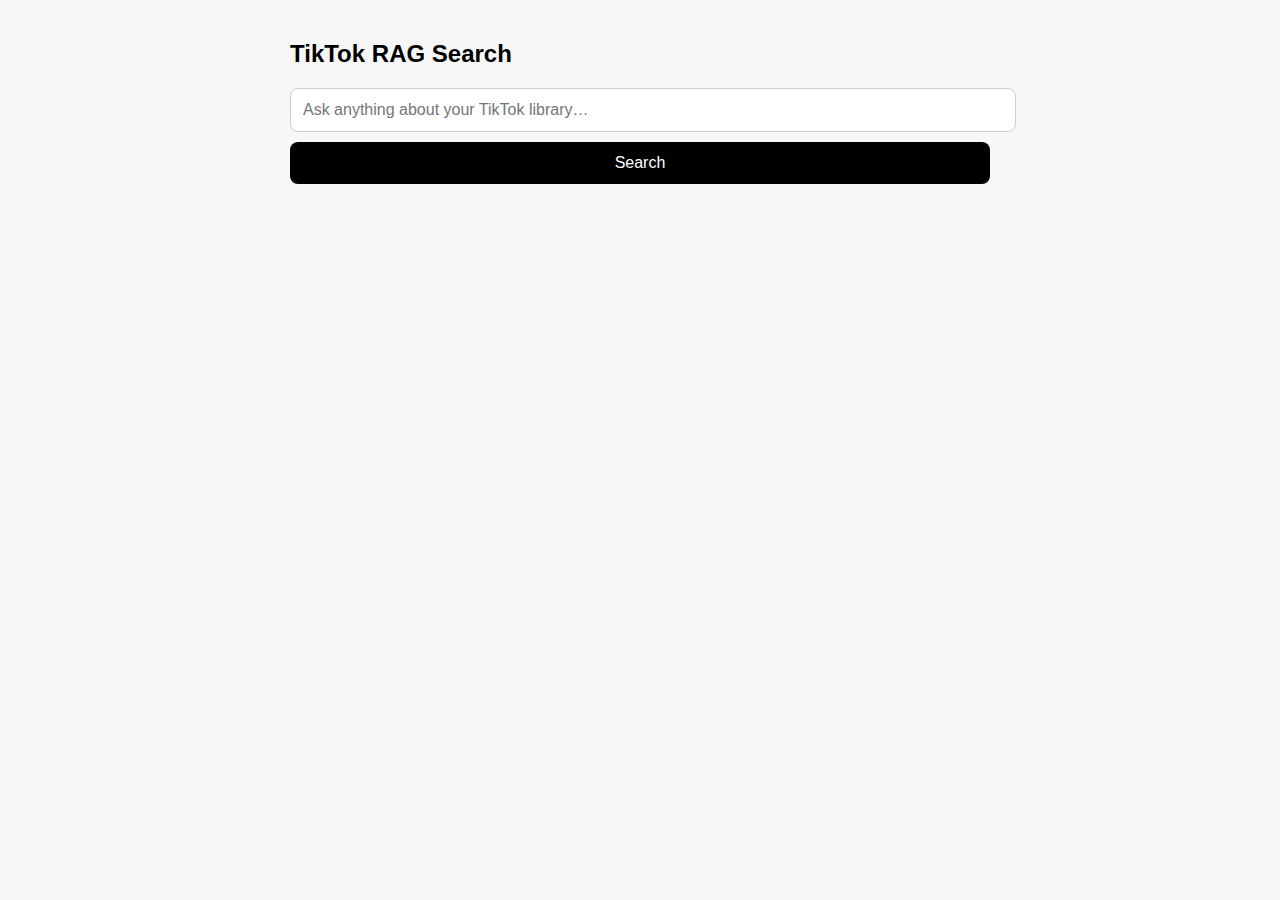
<file: index.html>
<!DOCTYPE html>
<html lang="en">
<head>
    <meta charset="UTF-8" />
    <meta name="viewport" content="width=device-width, initial-scale=1.0" />
    <title>TikTok RAG Search</title>
    <style>
        body {
            font-family: Arial, sans-serif;
            background: #f7f7f7;
            margin: 0;
            padding: 20px;
        }
        .container {
            max-width: 700px;
            margin: auto;
        }
        input {
            width: 100%;
            padding: 12px;
            font-size: 16px;
            border-radius: 8px;
            border: 1px solid #ccc;
            margin-bottom: 10px;
        }
        button {
            padding: 12px 20px;
            font-size: 16px;
            width: 100%;
            border: none;
            background: black;
            color: white;
            border-radius: 8px;
            cursor: pointer;
        }
        button:hover {
            opacity: 0.9;
        }
        .results {
            margin-top: 20px;
            background: white;
            padding: 20px;
            border-radius: 12px;
        }
    </style>
</head>
<body>
<div class="container">
    <h2>TikTok RAG Search</h2>
    <input id="query" placeholder="Ask anything about your TikTok library…" />

    <button onclick="runSearch()">Search</button>

    <div id="output"></div>
</div>

<script>
async function runSearch() {
    const q = document.getElementById("query").value;
    const output = document.getElementById("output");

    if (!q.trim()) return;

    output.innerHTML = "<p>Searching…</p>";

    const API = window.env?.NEXT_PUBLIC_RAG_API_URL ||
                (typeof process !== "undefined" ? process.env.NEXT_PUBLIC_RAG_API_URL : null);

    const endpoint = API || "http://127.0.0.1:8000";

    const res = await fetch(`${endpoint}/search`, {
        method: "POST",
        headers: { "Content-Type": "application/json" },
        body: JSON.stringify({ query: q })
    });

    const data = await res.json();

    output.innerHTML = `
        <div class="results">
            <h3>Answer</h3>
            <p>${data.answer}</p>
            <hr />
            <h3>Matching Chunks</h3>
            <pre>${JSON.stringify(data.matches, null, 2)}</pre>
        </div>
    `;
}
</script>
</body>
</html>
</file>
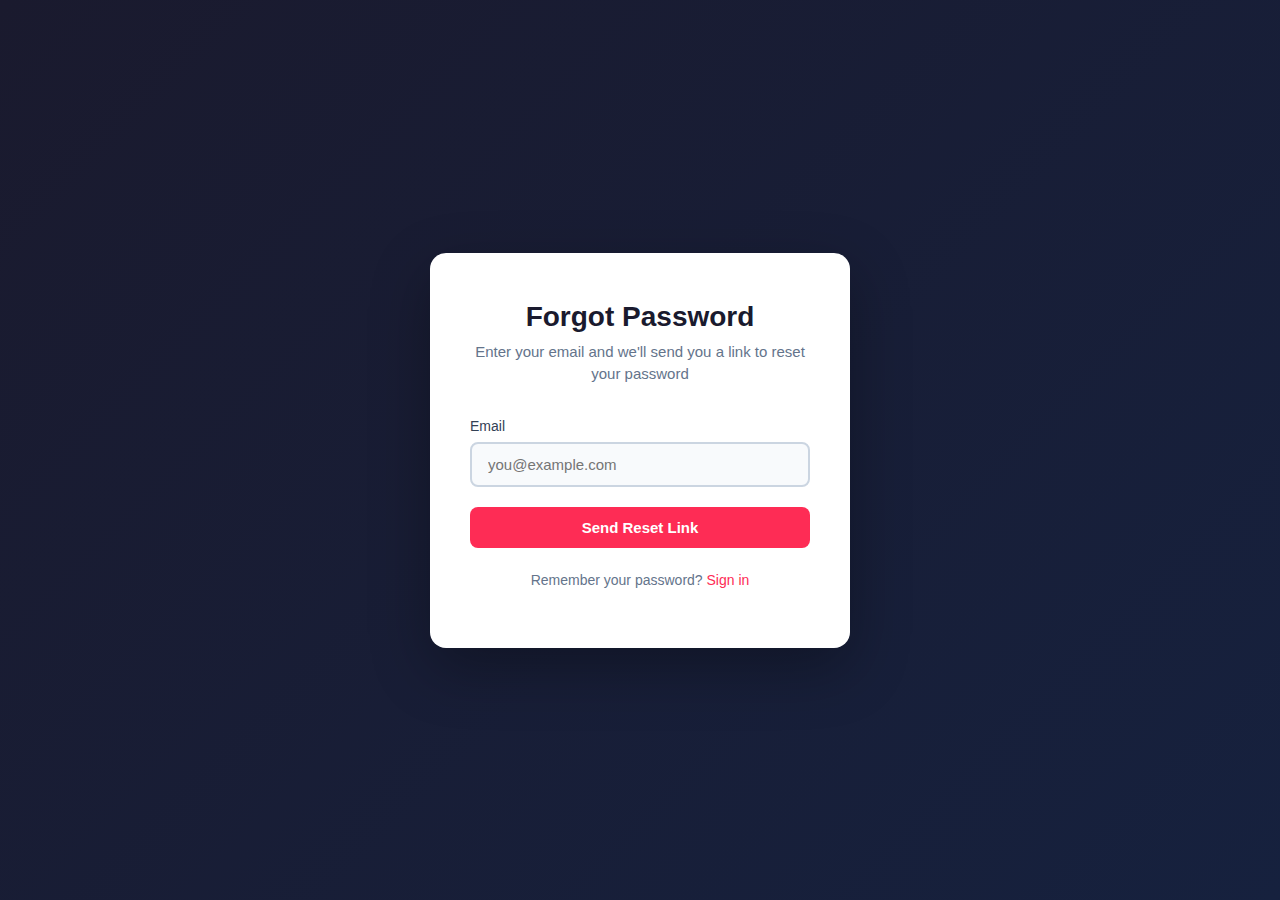
<file: static/forgot-password.html>
<!DOCTYPE html>
<html lang="en">
<head>
    <meta charset="UTF-8">
    <meta name="viewport" content="width=device-width, initial-scale=1.0">
    <title>Forgot Password - Video RAG Search</title>
    <style>
        :root {
            --primary-color: #fe2c55;
            --bg-color: #f8f9fa;
            --card-bg: #ffffff;
            --text-color: #333333;
        }

        * {
            margin: 0;
            padding: 0;
            box-sizing: border-box;
        }

        body {
            background: linear-gradient(135deg, #1a1a2e 0%, #16213e 100%);
            font-family: -apple-system, BlinkMacSystemFont, 'Segoe UI', Roboto, 'Helvetica Neue', Arial, sans-serif;
            min-height: 100vh;
            display: flex;
            align-items: center;
            justify-content: center;
            padding: 2rem;
        }

        .auth-container {
            width: 100%;
            max-width: 420px;
        }

        .auth-card {
            background: #ffffff;
            border-radius: 16px;
            padding: 48px 40px;
            box-shadow: 0 20px 60px rgba(0, 0, 0, 0.3);
        }

        .auth-header {
            text-align: center;
            margin-bottom: 32px;
        }

        .auth-header h1 {
            font-size: 28px;
            font-weight: 700;
            color: #1a1a2e;
            margin-bottom: 8px;
        }

        .auth-header p {
            font-size: 15px;
            color: #64748b;
            line-height: 1.5;
        }

        .form-group {
            margin-bottom: 20px;
        }

        label {
            display: block;
            color: #334155;
            font-weight: 500;
            font-size: 14px;
            margin-bottom: 8px;
        }

        input {
            width: 100%;
            background-color: #f8fafc;
            color: #1a1a2e;
            border: 2px solid #cbd5e1;
            border-radius: 8px;
            padding: 12px 16px;
            font-size: 15px;
            transition: all 0.2s;
            font-family: inherit;
        }

        input:focus {
            outline: none;
            border-color: var(--primary-color);
            background-color: #ffffff;
            box-shadow: 0 0 0 3px rgba(254, 44, 85, 0.1);
        }

        .btn-primary {
            width: 100%;
            background: var(--primary-color);
            color: #ffffff;
            font-weight: 600;
            border: none;
            border-radius: 8px;
            padding: 12px 24px;
            font-size: 15px;
            cursor: pointer;
            transition: all 0.2s;
            font-family: inherit;
        }

        .btn-primary:hover {
            opacity: 0.9;
            transform: translateY(-1px);
            box-shadow: 0 8px 20px rgba(254, 44, 85, 0.3);
        }

        .btn-primary:disabled {
            opacity: 0.6;
            cursor: not-allowed;
            transform: none;
        }

        .error-message {
            background-color: #fef2f2;
            color: #991b1b;
            border: 1px solid #fecaca;
            border-radius: 8px;
            padding: 12px;
            margin-bottom: 20px;
            font-size: 14px;
        }

        .success-message {
            background-color: #f0fdf4;
            color: #166534;
            border: 1px solid #bbf7d0;
            border-radius: 8px;
            padding: 12px;
            margin-bottom: 20px;
            font-size: 14px;
        }

        .info-message {
            background-color: #eff6ff;
            color: #1e40af;
            border: 1px solid #bfdbfe;
            border-radius: 8px;
            padding: 12px;
            margin-bottom: 20px;
            font-size: 14px;
        }

        .info-message a {
            color: #1e40af;
            font-weight: 600;
        }

        .loading {
            display: inline-block;
            width: 14px;
            height: 14px;
            border: 2px solid #ffffff;
            border-radius: 50%;
            border-top-color: transparent;
            animation: spin 0.6s linear infinite;
            margin-right: 8px;
            vertical-align: middle;
        }

        @keyframes spin {
            to { transform: rotate(360deg); }
        }

        .auth-footer {
            margin-top: 24px;
            text-align: center;
        }

        .auth-footer a {
            color: var(--primary-color);
            text-decoration: none;
            font-size: 14px;
            font-weight: 500;
        }

        .auth-footer a:hover {
            text-decoration: underline;
        }

        .auth-footer p {
            color: #64748b;
            margin-bottom: 12px;
            font-size: 14px;
        }
    </style>
</head>
<body>
    <div class="auth-container">
        <div class="auth-card">
            <div class="auth-header">
                <h1>Forgot Password</h1>
                <p>Enter your email and we'll send you a link to reset your password</p>
            </div>

            <div id="message-container"></div>

            <form id="forgot-form">
                <div class="form-group">
                    <label for="email">Email</label>
                    <input
                        type="email"
                        id="email"
                        name="email"
                        required
                        autocomplete="email"
                        placeholder="you@example.com"
                    >
                </div>

                <button type="submit" class="btn-primary" id="submit-btn">
                    Send Reset Link
                </button>
            </form>

            <div class="auth-footer">
                <p>Remember your password? <a href="/login.html">Sign in</a></p>
            </div>
        </div>
    </div>

    <script>
        document.addEventListener('DOMContentLoaded', () => {
            const form = document.getElementById('forgot-form');
            const submitBtn = document.getElementById('submit-btn');
            const messageContainer = document.getElementById('message-container');

            form.addEventListener('submit', async (e) => {
                e.preventDefault();
                messageContainer.innerHTML = '';

                const email = document.getElementById('email').value;

                submitBtn.disabled = true;
                submitBtn.innerHTML = '<span class="loading"></span>Sending...';

                try {
                    const response = await fetch('/api/auth/forgot-password', {
                        method: 'POST',
                        headers: { 'Content-Type': 'application/json' },
                        body: JSON.stringify({ email }),
                    });

                    const data = await response.json();

                    if (!response.ok) {
                        throw new Error(data.detail || 'Request failed');
                    }

                    // Show success message
                    let successHTML = `
                        <div class="success-message">
                            ${data.message}
                        </div>
                    `;

                    // If reset_url is returned (dev mode), show it
                    if (data.reset_url) {
                        successHTML += `
                            <div class="info-message">
                                <strong>Development Mode:</strong><br>
                                <a href="${data.reset_url}">Click here to reset your password</a>
                            </div>
                        `;
                    }

                    messageContainer.innerHTML = successHTML;
                    submitBtn.innerHTML = 'Sent!';

                } catch (error) {
                    messageContainer.innerHTML = `
                        <div class="error-message">
                            ${error.message}
                        </div>
                    `;
                    submitBtn.disabled = false;
                    submitBtn.innerHTML = 'Send Reset Link';
                }
            });
        });
    </script>
</body>
</html>
</file>
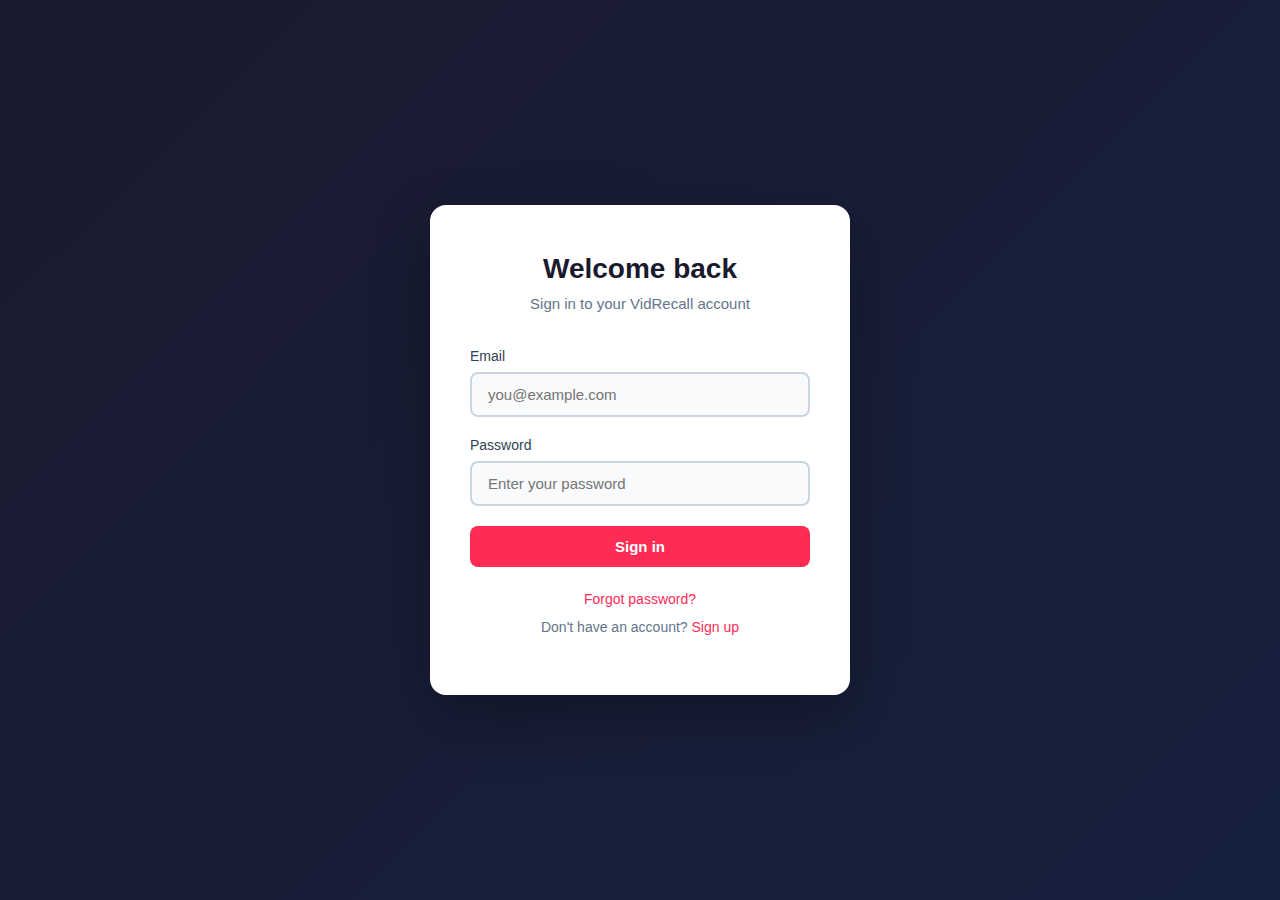
<file: static/login.html>
<!DOCTYPE html>
<html lang="en">

<head>
    <meta charset="UTF-8">
    <meta name="viewport" content="width=device-width, initial-scale=1.0">
    <title>Sign In - VidRecall</title>
    <style>
        :root {
            --primary-color: #fe2c55;
            --bg-color: #f8f9fa;
            --card-bg: #ffffff;
            --text-color: #333333;
        }

        * {
            margin: 0;
            padding: 0;
            box-sizing: border-box;
        }

        body {
            background: linear-gradient(135deg, #1a1a2e 0%, #16213e 100%);
            font-family: -apple-system, BlinkMacSystemFont, 'Segoe UI', Roboto, 'Helvetica Neue', Arial, sans-serif;
            min-height: 100vh;
            display: flex;
            align-items: center;
            justify-content: center;
            padding: 2rem;
        }

        .auth-container {
            width: 100%;
            max-width: 420px;
        }

        .auth-card {
            background: #ffffff;
            border-radius: 16px;
            padding: 48px 40px;
            box-shadow: 0 20px 60px rgba(0, 0, 0, 0.3);
        }

        .auth-header {
            text-align: center;
            margin-bottom: 32px;
        }

        .auth-header h1 {
            font-size: 28px;
            font-weight: 700;
            color: #1a1a2e;
            margin-bottom: 8px;
        }

        .auth-header p {
            font-size: 15px;
            color: #64748b;
            line-height: 1.5;
        }

        .form-group {
            margin-bottom: 20px;
        }

        label {
            display: block;
            color: #334155;
            font-weight: 500;
            font-size: 14px;
            margin-bottom: 8px;
        }

        input {
            width: 100%;
            background-color: #f8fafc;
            color: #1a1a2e;
            border: 2px solid #cbd5e1;
            border-radius: 8px;
            padding: 12px 16px;
            font-size: 15px;
            transition: all 0.2s;
            font-family: inherit;
        }

        input:focus {
            outline: none;
            border-color: var(--primary-color);
            background-color: #ffffff;
            box-shadow: 0 0 0 3px rgba(254, 44, 85, 0.1);
        }

        .btn-primary {
            width: 100%;
            background: var(--primary-color);
            color: #ffffff;
            font-weight: 600;
            border: none;
            border-radius: 8px;
            padding: 12px 24px;
            font-size: 15px;
            cursor: pointer;
            transition: all 0.2s;
            font-family: inherit;
        }

        .btn-primary:hover {
            opacity: 0.9;
            transform: translateY(-1px);
            box-shadow: 0 8px 20px rgba(254, 44, 85, 0.3);
        }

        .btn-primary:disabled {
            opacity: 0.6;
            cursor: not-allowed;
            transform: none;
        }

        .error-message {
            background-color: #fef2f2;
            color: #991b1b;
            border: 1px solid #fecaca;
            border-radius: 8px;
            padding: 12px;
            margin-bottom: 20px;
            font-size: 14px;
        }

        .success-message {
            background-color: #f0fdf4;
            color: #166534;
            border: 1px solid #bbf7d0;
            border-radius: 8px;
            padding: 12px;
            margin-bottom: 20px;
            font-size: 14px;
        }

        .loading {
            display: inline-block;
            width: 14px;
            height: 14px;
            border: 2px solid #ffffff;
            border-radius: 50%;
            border-top-color: transparent;
            animation: spin 0.6s linear infinite;
            margin-right: 8px;
            vertical-align: middle;
        }

        @keyframes spin {
            to {
                transform: rotate(360deg);
            }
        }

        .auth-footer {
            margin-top: 24px;
            text-align: center;
        }

        .auth-footer a {
            color: var(--primary-color);
            text-decoration: none;
            font-size: 14px;
            font-weight: 500;
        }

        .auth-footer a:hover {
            text-decoration: underline;
        }

        .auth-footer p {
            color: #64748b;
            margin-bottom: 12px;
            font-size: 14px;
        }
    </style>
</head>

<body>
    <div class="auth-container">
        <div class="auth-card">
            <div class="auth-header">
                <h1>Welcome back</h1>
                <p>Sign in to your VidRecall account</p>
            </div>

            <div id="error-container"></div>

            <form id="login-form">
                <div class="form-group">
                    <label for="email">Email</label>
                    <input type="email" id="email" name="email" required autocomplete="email"
                        placeholder="you@example.com">
                </div>

                <div class="form-group">
                    <label for="password">Password</label>
                    <input type="password" id="password" name="password" required autocomplete="current-password"
                        placeholder="Enter your password">
                </div>

                <button type="submit" class="btn-primary" id="submit-btn">
                    Sign in
                </button>
            </form>

            <div class="auth-footer">
                <p><a href="/forgot-password.html">Forgot password?</a></p>
                <p>Don't have an account? <a href="/signup.html">Sign up</a></p>
            </div>
        </div>
    </div>

    <script>
        document.addEventListener('DOMContentLoaded', () => {
            // Check for redirect parameter
            const urlParams = new URLSearchParams(window.location.search);
            const redirectTo = urlParams.get('redirect') || '/';

            // Check if already logged in
            const token = localStorage.getItem('auth_token');
            if (token) {
                window.location.href = redirectTo;
                return;
            }

            const form = document.getElementById('login-form');
            const submitBtn = document.getElementById('submit-btn');
            const errorContainer = document.getElementById('error-container');

            form.addEventListener('submit', async (e) => {
                e.preventDefault();
                errorContainer.innerHTML = '';

                const email = document.getElementById('email').value;
                const password = document.getElementById('password').value;

                submitBtn.disabled = true;
                submitBtn.innerHTML = '<span class="loading"></span>Signing in...';

                try {
                    const response = await fetch('/api/auth/login', {
                        method: 'POST',
                        headers: { 'Content-Type': 'application/json' },
                        body: JSON.stringify({ email, password }),
                    });

                    const data = await response.json();

                    if (!response.ok) {
                        throw new Error(data.detail || 'Login failed');
                    }

                    // Store the JWT token
                    localStorage.setItem('auth_token', data.access_token);

                    errorContainer.innerHTML = `
                        <div class="success-message">
                            Login successful! Redirecting...
                        </div>
                    `;

                    // Check for redirect parameter
                    const urlParams = new URLSearchParams(window.location.search);
                    const redirectTo = urlParams.get('redirect') || '/';

                    setTimeout(() => {
                        window.location.href = redirectTo;
                    }, 1000);

                } catch (error) {
                    errorContainer.innerHTML = `
                        <div class="error-message">
                            ${error.message}
                        </div>
                    `;
                    submitBtn.disabled = false;
                    submitBtn.innerHTML = 'Sign in';
                }
            });
        });
    </script>
</body>

</html>
</file>
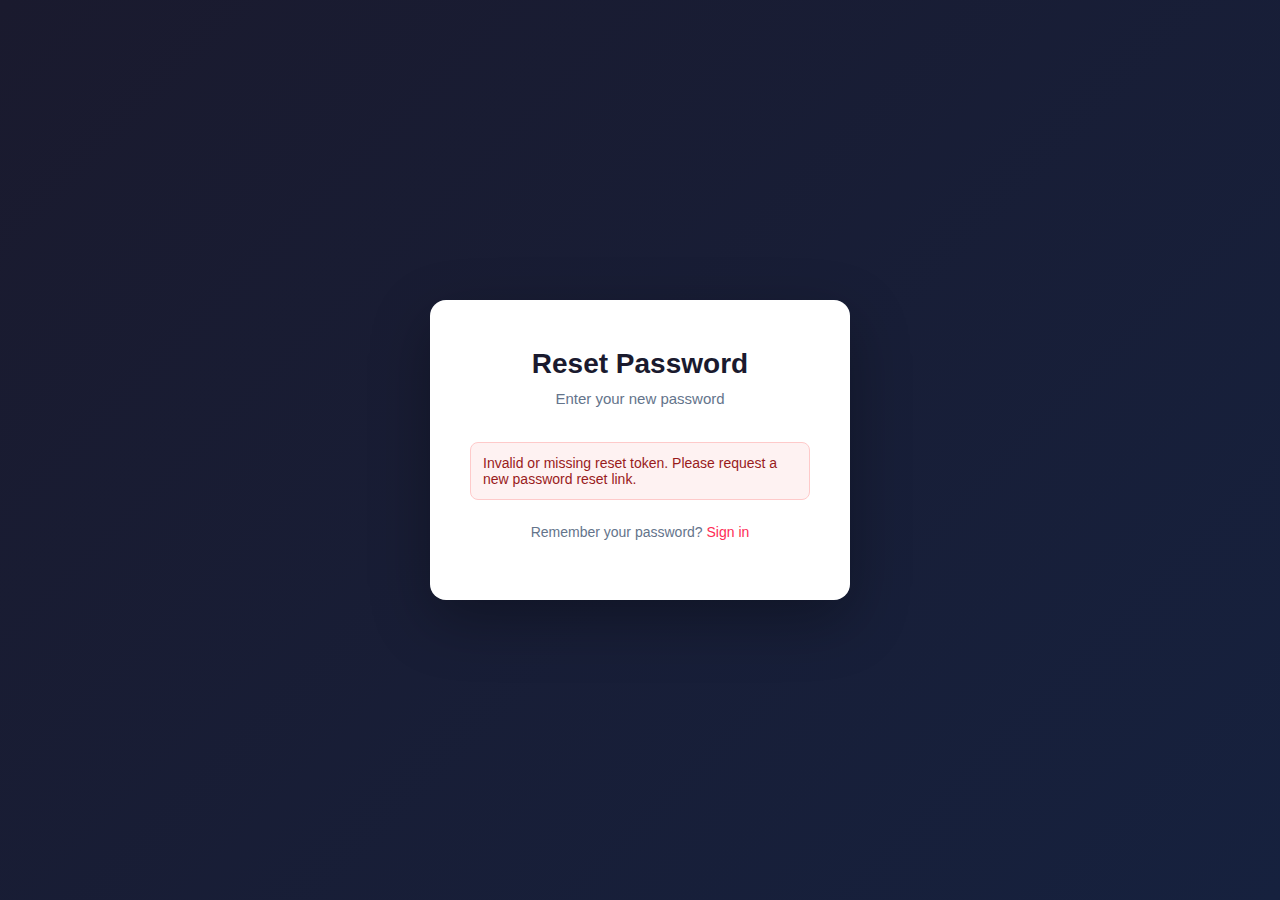
<file: static/reset-password.html>
<!DOCTYPE html>
<html lang="en">

<head>
    <meta charset="UTF-8">
    <meta name="viewport" content="width=device-width, initial-scale=1.0">
    <title>Reset Password - VidRecall</title>
    <style>
        :root {
            --primary-color: #fe2c55;
            --bg-color: #f8f9fa;
            --card-bg: #ffffff;
            --text-color: #333333;
        }

        * {
            margin: 0;
            padding: 0;
            box-sizing: border-box;
        }

        body {
            background: linear-gradient(135deg, #1a1a2e 0%, #16213e 100%);
            font-family: -apple-system, BlinkMacSystemFont, 'Segoe UI', Roboto, 'Helvetica Neue', Arial, sans-serif;
            min-height: 100vh;
            display: flex;
            align-items: center;
            justify-content: center;
            padding: 2rem;
        }

        .auth-container {
            width: 100%;
            max-width: 420px;
        }

        .auth-card {
            background: #ffffff;
            border-radius: 16px;
            padding: 48px 40px;
            box-shadow: 0 20px 60px rgba(0, 0, 0, 0.3);
        }

        .auth-header {
            text-align: center;
            margin-bottom: 32px;
        }

        .auth-header h1 {
            font-size: 28px;
            font-weight: 700;
            color: #1a1a2e;
            margin-bottom: 8px;
        }

        .auth-header p {
            font-size: 15px;
            color: #64748b;
            line-height: 1.5;
        }

        .form-group {
            margin-bottom: 20px;
        }

        label {
            display: block;
            color: #334155;
            font-weight: 500;
            font-size: 14px;
            margin-bottom: 8px;
        }

        input {
            width: 100%;
            background-color: #f8fafc;
            color: #1a1a2e;
            border: 2px solid #cbd5e1;
            border-radius: 8px;
            padding: 12px 16px;
            font-size: 15px;
            transition: all 0.2s;
            font-family: inherit;
        }

        input:focus {
            outline: none;
            border-color: var(--primary-color);
            background-color: #ffffff;
            box-shadow: 0 0 0 3px rgba(254, 44, 85, 0.1);
        }

        .btn-primary {
            width: 100%;
            background: var(--primary-color);
            color: #ffffff;
            font-weight: 600;
            border: none;
            border-radius: 8px;
            padding: 12px 24px;
            font-size: 15px;
            cursor: pointer;
            transition: all 0.2s;
            font-family: inherit;
        }

        .btn-primary:hover {
            opacity: 0.9;
            transform: translateY(-1px);
            box-shadow: 0 8px 20px rgba(254, 44, 85, 0.3);
        }

        .btn-primary:disabled {
            opacity: 0.6;
            cursor: not-allowed;
            transform: none;
        }

        .error-message {
            background-color: #fef2f2;
            color: #991b1b;
            border: 1px solid #fecaca;
            border-radius: 8px;
            padding: 12px;
            margin-bottom: 20px;
            font-size: 14px;
        }

        .success-message {
            background-color: #f0fdf4;
            color: #166534;
            border: 1px solid #bbf7d0;
            border-radius: 8px;
            padding: 12px;
            margin-bottom: 20px;
            font-size: 14px;
        }

        .loading {
            display: inline-block;
            width: 14px;
            height: 14px;
            border: 2px solid #ffffff;
            border-radius: 50%;
            border-top-color: transparent;
            animation: spin 0.6s linear infinite;
            margin-right: 8px;
            vertical-align: middle;
        }

        @keyframes spin {
            to {
                transform: rotate(360deg);
            }
        }

        .auth-footer {
            margin-top: 24px;
            text-align: center;
        }

        .auth-footer a {
            color: var(--primary-color);
            text-decoration: none;
            font-size: 14px;
            font-weight: 500;
        }

        .auth-footer a:hover {
            text-decoration: underline;
        }

        .auth-footer p {
            color: #64748b;
            margin-bottom: 12px;
            font-size: 14px;
        }

        .email-display {
            background-color: #f1f5f9;
            padding: 10px 14px;
            border-radius: 6px;
            font-size: 14px;
            color: #475569;
            margin-bottom: 20px;
        }

        .hidden {
            display: none;
        }
    </style>
</head>

<body>
    <div class="auth-container">
        <div class="auth-card">
            <div class="auth-header">
                <h1>Reset Password</h1>
                <p id="header-text">Enter your new password</p>
            </div>

            <div id="message-container"></div>

            <div id="email-display" class="email-display hidden"></div>

            <form id="reset-form">
                <div class="form-group">
                    <label for="password">New Password</label>
                    <input type="password" id="password" name="password" required autocomplete="new-password"
                        placeholder="Enter new password (min 6 characters)" minlength="6">
                </div>

                <div class="form-group">
                    <label for="confirm-password">Confirm Password</label>
                    <input type="password" id="confirm-password" name="confirm-password" required
                        autocomplete="new-password" placeholder="Confirm your new password" minlength="6">
                </div>

                <button type="submit" class="btn-primary" id="submit-btn">
                    Reset Password
                </button>
            </form>

            <div class="auth-footer">
                <p>Remember your password? <a href="/login.html">Sign in</a></p>
            </div>
        </div>
    </div>

    <script>
        document.addEventListener('DOMContentLoaded', async () => {
            const form = document.getElementById('reset-form');
            const submitBtn = document.getElementById('submit-btn');
            const messageContainer = document.getElementById('message-container');
            const emailDisplay = document.getElementById('email-display');
            const headerText = document.getElementById('header-text');

            // Get token from URL
            const urlParams = new URLSearchParams(window.location.search);
            const token = urlParams.get('token');

            if (!token) {
                messageContainer.innerHTML = `
                    <div class="error-message">
                        Invalid or missing reset token. Please request a new password reset link.
                    </div>
                `;
                form.classList.add('hidden');
                return;
            }

            // Verify the token
            try {
                const verifyResponse = await fetch('/api/auth/verify-reset-token', {
                    method: 'POST',
                    headers: { 'Content-Type': 'application/json' },
                    body: JSON.stringify({ token }),
                });

                const verifyData = await verifyResponse.json();

                if (!verifyData.valid) {
                    messageContainer.innerHTML = `
                        <div class="error-message">
                            This reset link has expired or is invalid. Please request a new one.
                        </div>
                    `;
                    form.classList.add('hidden');
                    return;
                }

                // Show email
                emailDisplay.textContent = `Resetting password for: ${verifyData.email}`;
                emailDisplay.classList.remove('hidden');

            } catch (error) {
                messageContainer.innerHTML = `
                    <div class="error-message">
                        Failed to verify reset token. Please try again.
                    </div>
                `;
                form.classList.add('hidden');
                return;
            }

            form.addEventListener('submit', async (e) => {
                e.preventDefault();
                messageContainer.innerHTML = '';

                const password = document.getElementById('password').value;
                const confirmPassword = document.getElementById('confirm-password').value;

                if (password !== confirmPassword) {
                    messageContainer.innerHTML = `
                        <div class="error-message">
                            Passwords do not match.
                        </div>
                    `;
                    return;
                }

                if (password.length < 6) {
                    messageContainer.innerHTML = `
                        <div class="error-message">
                            Password must be at least 6 characters.
                        </div>
                    `;
                    return;
                }

                submitBtn.disabled = true;
                submitBtn.innerHTML = '<span class="loading"></span>Resetting...';

                try {
                    const response = await fetch('/api/auth/reset-password', {
                        method: 'POST',
                        headers: { 'Content-Type': 'application/json' },
                        body: JSON.stringify({ token, new_password: password }),
                    });

                    const data = await response.json();

                    if (!response.ok) {
                        throw new Error(data.detail || 'Password reset failed');
                    }

                    messageContainer.innerHTML = `
                        <div class="success-message">
                            ${data.message} Redirecting to login...
                        </div>
                    `;

                    form.classList.add('hidden');
                    emailDisplay.classList.add('hidden');

                    setTimeout(() => {
                        window.location.href = '/login.html';
                    }, 2000);

                } catch (error) {
                    messageContainer.innerHTML = `
                        <div class="error-message">
                            ${error.message}
                        </div>
                    `;
                    submitBtn.disabled = false;
                    submitBtn.innerHTML = 'Reset Password';
                }
            });
        });
    </script>
</body>

</html>
</file>
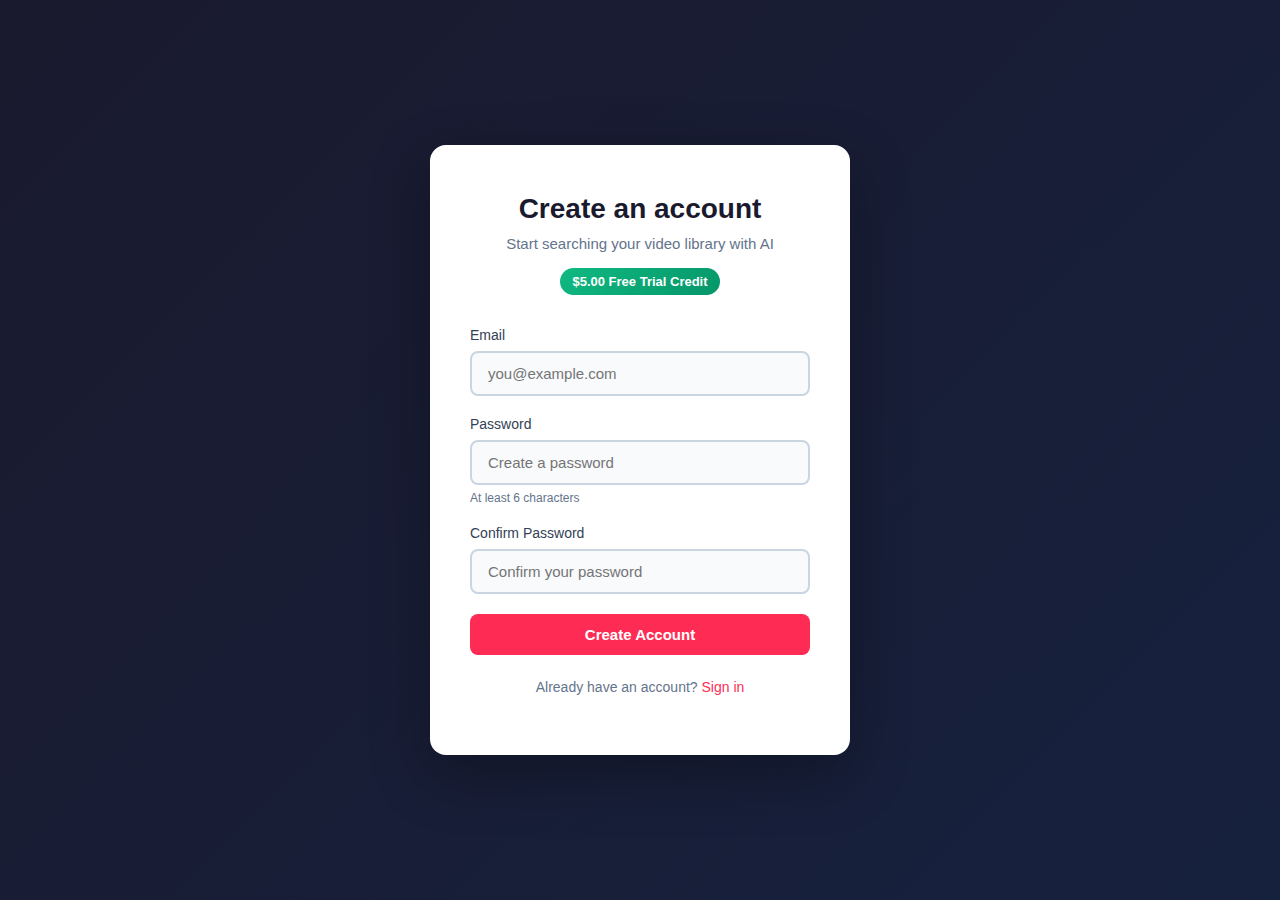
<file: static/signup.html>
<!DOCTYPE html>
<html lang="en">
<head>
    <meta charset="UTF-8">
    <meta name="viewport" content="width=device-width, initial-scale=1.0">
    <title>Sign Up - Video RAG Search</title>
    <style>
        :root {
            --primary-color: #fe2c55;
            --bg-color: #f8f9fa;
            --card-bg: #ffffff;
            --text-color: #333333;
        }

        * {
            margin: 0;
            padding: 0;
            box-sizing: border-box;
        }

        body {
            background: linear-gradient(135deg, #1a1a2e 0%, #16213e 100%);
            font-family: -apple-system, BlinkMacSystemFont, 'Segoe UI', Roboto, 'Helvetica Neue', Arial, sans-serif;
            min-height: 100vh;
            display: flex;
            align-items: center;
            justify-content: center;
            padding: 2rem;
        }

        .auth-container {
            width: 100%;
            max-width: 420px;
        }

        .auth-card {
            background: #ffffff;
            border-radius: 16px;
            padding: 48px 40px;
            box-shadow: 0 20px 60px rgba(0, 0, 0, 0.3);
        }

        .auth-header {
            text-align: center;
            margin-bottom: 32px;
        }

        .auth-header h1 {
            font-size: 28px;
            font-weight: 700;
            color: #1a1a2e;
            margin-bottom: 8px;
        }

        .auth-header p {
            font-size: 15px;
            color: #64748b;
            line-height: 1.5;
        }

        .trial-badge {
            display: inline-block;
            background: linear-gradient(135deg, #10b981 0%, #059669 100%);
            color: white;
            padding: 6px 12px;
            border-radius: 20px;
            font-size: 13px;
            font-weight: 600;
            margin-top: 12px;
        }

        .form-group {
            margin-bottom: 20px;
        }

        label {
            display: block;
            color: #334155;
            font-weight: 500;
            font-size: 14px;
            margin-bottom: 8px;
        }

        input {
            width: 100%;
            background-color: #f8fafc;
            color: #1a1a2e;
            border: 2px solid #cbd5e1;
            border-radius: 8px;
            padding: 12px 16px;
            font-size: 15px;
            transition: all 0.2s;
            font-family: inherit;
        }

        input:focus {
            outline: none;
            border-color: var(--primary-color);
            background-color: #ffffff;
            box-shadow: 0 0 0 3px rgba(254, 44, 85, 0.1);
        }

        .btn-primary {
            width: 100%;
            background: var(--primary-color);
            color: #ffffff;
            font-weight: 600;
            border: none;
            border-radius: 8px;
            padding: 12px 24px;
            font-size: 15px;
            cursor: pointer;
            transition: all 0.2s;
            font-family: inherit;
        }

        .btn-primary:hover {
            opacity: 0.9;
            transform: translateY(-1px);
            box-shadow: 0 8px 20px rgba(254, 44, 85, 0.3);
        }

        .btn-primary:disabled {
            opacity: 0.6;
            cursor: not-allowed;
            transform: none;
        }

        .error-message {
            background-color: #fef2f2;
            color: #991b1b;
            border: 1px solid #fecaca;
            border-radius: 8px;
            padding: 12px;
            margin-bottom: 20px;
            font-size: 14px;
        }

        .success-message {
            background-color: #f0fdf4;
            color: #166534;
            border: 1px solid #bbf7d0;
            border-radius: 8px;
            padding: 12px;
            margin-bottom: 20px;
            font-size: 14px;
        }

        .loading {
            display: inline-block;
            width: 14px;
            height: 14px;
            border: 2px solid #ffffff;
            border-radius: 50%;
            border-top-color: transparent;
            animation: spin 0.6s linear infinite;
            margin-right: 8px;
            vertical-align: middle;
        }

        @keyframes spin {
            to { transform: rotate(360deg); }
        }

        .auth-footer {
            margin-top: 24px;
            text-align: center;
        }

        .auth-footer a {
            color: var(--primary-color);
            text-decoration: none;
            font-size: 14px;
            font-weight: 500;
        }

        .auth-footer a:hover {
            text-decoration: underline;
        }

        .auth-footer p {
            color: #64748b;
            margin-bottom: 12px;
            font-size: 14px;
        }

        .password-requirements {
            font-size: 12px;
            color: #64748b;
            margin-top: 6px;
        }
    </style>
</head>
<body>
    <div class="auth-container">
        <div class="auth-card">
            <div class="auth-header">
                <h1>Create an account</h1>
                <p>Start searching your video library with AI</p>
                <span class="trial-badge">$5.00 Free Trial Credit</span>
            </div>

            <div id="error-container"></div>

            <form id="signup-form">
                <div class="form-group">
                    <label for="email">Email</label>
                    <input
                        type="email"
                        id="email"
                        name="email"
                        required
                        autocomplete="email"
                        placeholder="you@example.com"
                    >
                </div>

                <div class="form-group">
                    <label for="password">Password</label>
                    <input
                        type="password"
                        id="password"
                        name="password"
                        required
                        autocomplete="new-password"
                        placeholder="Create a password"
                        minlength="6"
                    >
                    <p class="password-requirements">At least 6 characters</p>
                </div>

                <div class="form-group">
                    <label for="confirm-password">Confirm Password</label>
                    <input
                        type="password"
                        id="confirm-password"
                        name="confirm-password"
                        required
                        autocomplete="new-password"
                        placeholder="Confirm your password"
                    >
                </div>

                <button type="submit" class="btn-primary" id="submit-btn">
                    Create Account
                </button>
            </form>

            <div class="auth-footer">
                <p>Already have an account? <a href="/login.html">Sign in</a></p>
            </div>
        </div>
    </div>

    <script>
        document.addEventListener('DOMContentLoaded', () => {
            // Check if already logged in
            const token = localStorage.getItem('auth_token');
            if (token) {
                window.location.href = '/';
                return;
            }

            const form = document.getElementById('signup-form');
            const submitBtn = document.getElementById('submit-btn');
            const errorContainer = document.getElementById('error-container');

            form.addEventListener('submit', async (e) => {
                e.preventDefault();
                errorContainer.innerHTML = '';

                const email = document.getElementById('email').value;
                const password = document.getElementById('password').value;
                const confirmPassword = document.getElementById('confirm-password').value;

                // Validate passwords match
                if (password !== confirmPassword) {
                    errorContainer.innerHTML = `
                        <div class="error-message">
                            Passwords do not match
                        </div>
                    `;
                    return;
                }

                submitBtn.disabled = true;
                submitBtn.innerHTML = '<span class="loading"></span>Creating account...';

                try {
                    const response = await fetch('/api/auth/signup', {
                        method: 'POST',
                        headers: { 'Content-Type': 'application/json' },
                        body: JSON.stringify({ email, password }),
                    });

                    const data = await response.json();

                    if (!response.ok) {
                        throw new Error(data.detail || 'Signup failed');
                    }

                    // Store the JWT token
                    localStorage.setItem('auth_token', data.access_token);

                    errorContainer.innerHTML = `
                        <div class="success-message">
                            Account created! You have $5.00 free credit. Redirecting...
                        </div>
                    `;

                    setTimeout(() => {
                        window.location.href = '/';
                    }, 1500);

                } catch (error) {
                    errorContainer.innerHTML = `
                        <div class="error-message">
                            ${error.message}
                        </div>
                    `;
                    submitBtn.disabled = false;
                    submitBtn.innerHTML = 'Create Account';
                }
            });
        });
    </script>
</body>
</html>
</file>
